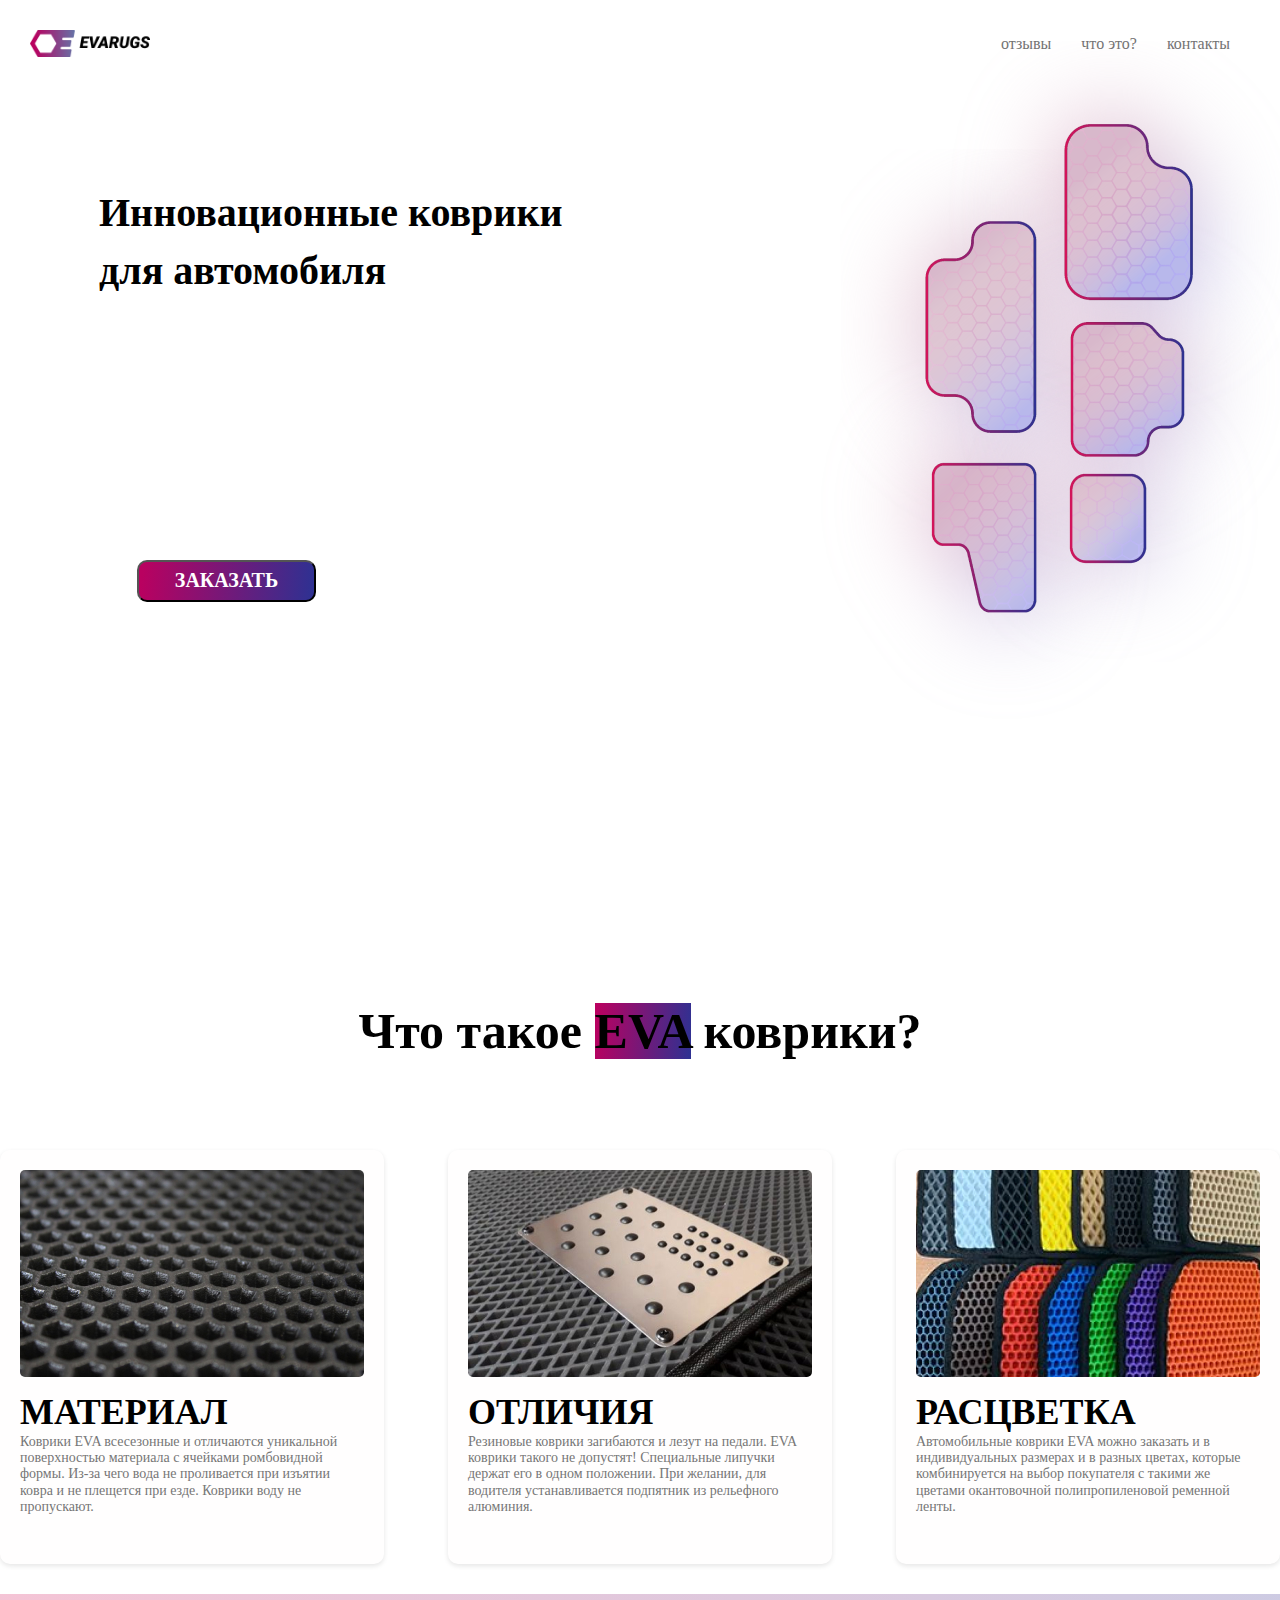
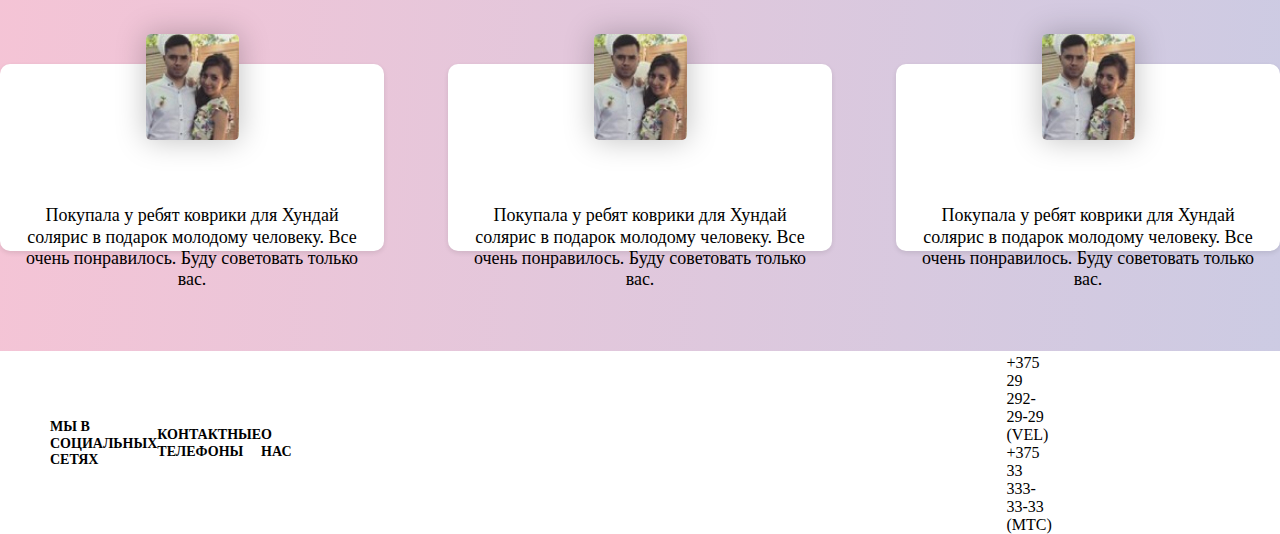
<file: index.html>
<!DOCTYPE html>
<html lang="en">
<head>
    <meta charset="UTF-8">
    <meta name="viewport" content="width=device-width, initial-scale=1.0">
    <title>Document</title>
    <link rel="stylesheet" href="style.css">
</head>
<body>
    <header>
        <div class="container">
        <nav>
            <img src="Group 2.png" alt="">
            <ul class="nav">
                <li>отзывы</li>
                <li>что это?</li>
                <li>контакты</li>
            </ul>
        </nav>
        <h2>Инновационные коврики <br>
            для автомобиля</h2>
            <img class="img2" src="коврф 1.png" alt="img">
             <button><a href="rese.html">ЗАКАЗАТЬ</a></button>
       
    </header>
    <main>
       <h2>Что такое <span>EVA</span>  коврики?</h2>
       <div class="block">
        <div class="box"><img src="image00004 1.jpg" alt=""><p class="menu">МАТЕРИАЛ</p><p class="text">Коврики EVA всесезонные и отличаются уникальной поверхностью материала с ячейками ромбовидной формы. Из-за чего вода не проливается при изъятии ковра и не плещется при езде. Коврики воду не пропускают.</p></div>
        <div class="box"><img src="file 1.jpg" alt=""><p class="menu">ОТЛИЧИЯ</p><p class="text">Резиновые коврики загибаются и лезут на педали. EVA коврики такого не допустят! Специальные липучки держат его в одном положении. При желании, для водителя устанавливается подпятник из рельефного алюминия.</p></div>
        <div class="box"><img src="kov1-1-300x225 1.jpg" alt=""><p class="menu">РАСЦВЕТКА</p><p class="text">Автомобильные коврики EVA можно заказать и в индивидуальных размерах и в разных цветах, которые комбинируется на выбор покупателя с такими же цветами окантовочной полипропиленовой ременной ленты.</p></div>
       </div>
    </main>
    <section>
        <div class="block1">
            <div class="box1"><img src="otz2 1.jpg" alt=""><p>Покупала у ребят коврики для Хундай солярис в подарок молодому человеку. Все очень понравилось. Буду советовать только вас.</p></div>
            <div class="box1"><img src="otz2 1.jpg" alt=""><p>Покупала у ребят коврики для Хундай солярис в подарок молодому человеку. Все очень понравилось. Буду советовать только вас.</p></div>
            <div class="box1"><img src="otz2 1.jpg" alt=""><p>Покупала у ребят коврики для Хундай солярис в подарок молодому человеку. Все очень понравилось. Буду советовать только вас.</p></div>
        </div>
    </section>
    <footer>
        <ul class="end">
       <li> МЫ В СОЦИАЛЬНЫХ СЕТЯХ</li>
       <li>КОНТАКТНЫЕ ТЕЛЕФОНЫ</li> 
       <li>О НАС</li>
    </ul>
   <p class="number"> +375 29 292-29-29 (VEL) <br>
       +375 33 333-33-33 (МТС)
    </p>
    <p class="eva">Индивидуальное изготовление <br> EVA ковриков для вашего автом</p>
    <img class="insta" src="512px-Instagram_new 1.png" alt="">
    </footer> </div>
</body>
</html>
</file>
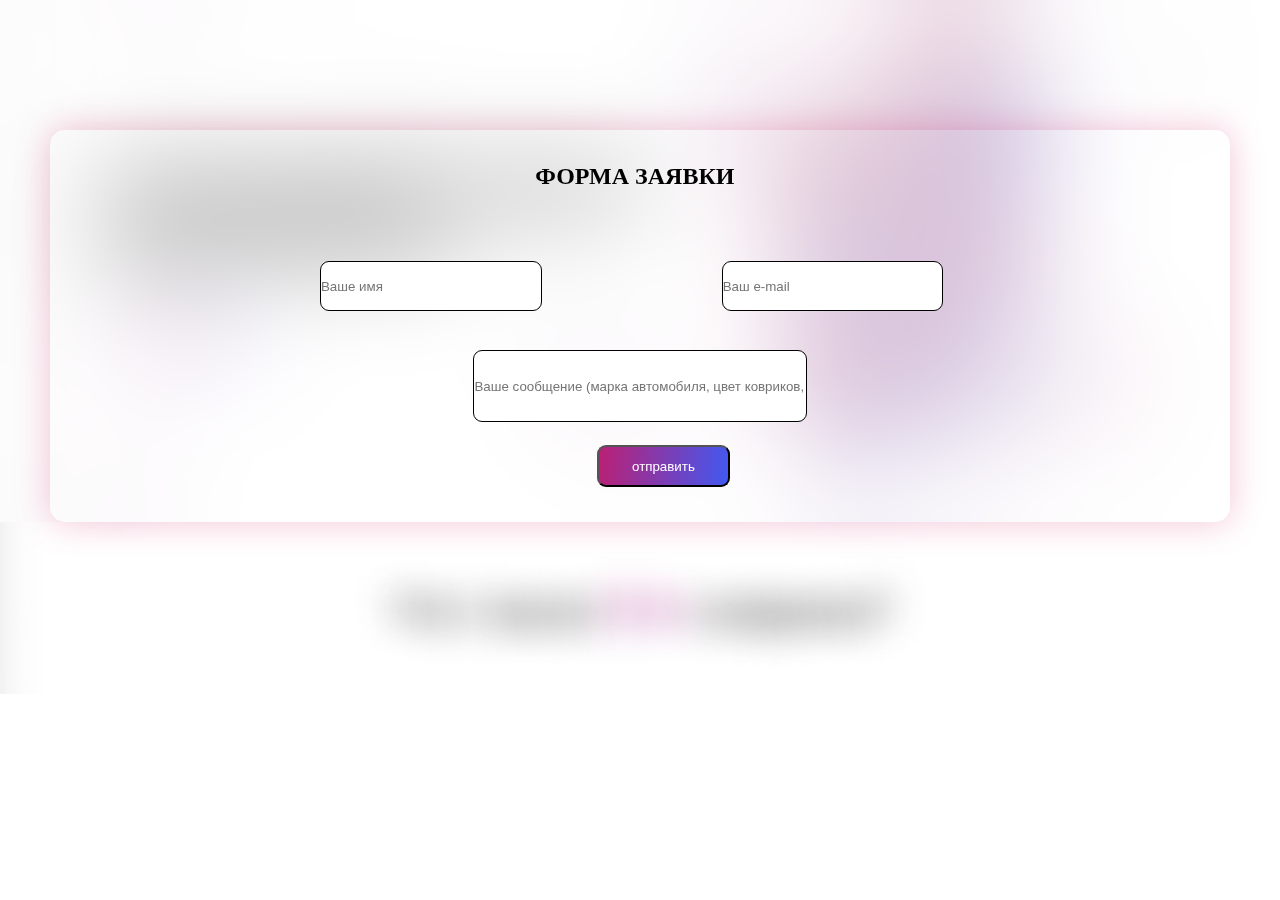
<file: rese.html>
<!DOCTYPE html>
<html lang="en">
<head>
    <meta charset="UTF-8">
    <meta name="viewport" content="width=device-width, initial-scale=1.0">
    <title>Document</title>
    <link rel="stylesheet" href="rese.css">
</head>
<body>
    <div class="container">
        <div class="regestrition">
                <h1>ФОРМА ЗАЯВКИ</h1>
                <input class="name" type="text" placeholder="Ваше имя">
                <input class="email" type="email" placeholder="Ваш e-mail">
                <input class="avto" type="text" placeholder="Ваше сообщение (марка автомобиля, цвет ковриков, номер телефона)">
                <button><a href="index.html">отправить</a></button>
               
        </div>
    </div>
    
</body>
</html>
</file>
<file: style.css>
*{
    margin: 0;
    padding: 0;
    box-sizing: border-box;
    list-style: none;
    text-decoration: none;
}
nav{
    display: flex;
    justify-content: space-between;
    align-items: center;
    
}
.nav{
    display: flex;
    justify-content: space-evenly;
    align-items: center;
    gap: 30px;
    font-family: "Roboto";
font-size: 18px;
font-weight: 300;
line-height: 21.09px;
text-align: center;
text-underline-position: from-font;
text-decoration-skip-ink: none;
color: #737373;
position: relative;
left: -50px;
top: 30px;
}
nav img{
    position: relative;
    left: 30px;
    top: 30px;
}
header h2{
    font-family: Roboto;
font-size: 50px;
font-weight: 900;
line-height: 58.59px;
text-align: left;
text-underline-position: from-font;
text-decoration-skip-ink: none;
color: black;
margin-left: 99px;
margin-top: 157px;
}
.img2{
position: relative;
left: 790px;
top: -260px;
}
header button{
    width: 179px;
height: 42px;
    font-family: "Roboto";
    font-size: 20px;
    font-weight: 900;
    line-height: 23.44px;
    text-align: center;
    text-underline-position: from-font;
    text-decoration-skip-ink: none;
    color: white;
    background: linear-gradient(95.2deg, #B90160 2.23%, #2E3192 99.51%);
border-radius: 10px;
margin-left: -400px;
position: relative;
top: -400px;
text-decoration: none;
}
header button a{
    color: white;
}
main h2{
    font-family: "Roboto";
font-size: 50px;
font-weight: 400;
line-height: 58.59px;
text-align: center;
text-underline-position: from-font;
text-decoration-skip-ink: none;
font-weight: 900;
color: black;
}
main span{
   background: linear-gradient(95.2deg, #B90160 2.23%, #2E3192 99.51%);
}
.block{
    display: flex;
    justify-content: space-evenly;
    align-items: center;
}
.box{
    width: 344px;
height: 414px;
border-radius: 20px;
background-color: rgb(255, 254, 254);
margin-top: 90px;
box-shadow: 0px 0px 5px 0px black;
}
.menu{
    font-family: Roboto;
font-size: 36px;
font-weight: 700;
line-height: 42.19px;
text-align: left;
text-underline-position: from-font;
text-decoration-skip-ink: none;
color: black;
}
.text{
    font-family: Roboto;
font-size: 14px;
font-weight: 300;
line-height: 16.41px;
text-align: left;
text-underline-position: from-font;
text-decoration-skip-ink: none;
color: #767676;
}
section{
     background: linear-gradient(94.31deg, rgba(212, 20, 90, 0.25) 0.96%, rgba(46, 49, 146, 0.25) 104.83%);
     width: 100%;
height: 357px;
top: 1661px;
gap: 0px;
opacity: 0px;

}
.box1{
    width: 436px;
height: 187px;
border-radius: 9px;
background-color: white;
font-family: "Roboto";
font-size: 18px;
font-weight: 300;
line-height: 21.09px;
text-align: center;
text-underline-position: from-font;
text-decoration-skip-ink: none;
margin-top: 70px;
box-shadow: 0px 0px 30px 0px #00000040;

}
.box1 img{
    width: 93px;
height: 106px;
box-shadow: 0px 0px 30px 0px #00000040;
position: relative;
top: -50px;

}
.block1{
    display: flex;
    justify-content: space-evenly;
    align-items: center;
    margin-top: 30px;
}
footer{
    width: 100%;
    height: 165px;
}
.end{
   margin-top: 20px;

    font-family: "Roboto";
font-size: 14px;
font-weight: 700;
line-height: 16.41px;
text-align: left;
text-underline-position: from-font;
text-decoration-skip-ink: none;
color: black;
font-weight: 900;
display: flex;
justify-content: space-around;
align-items: center;
}
.number{
    margin-left: 715px;
    margin-top: 20px;
}
.eva{
    margin-left: 1200px;
    margin-top: -40px;
}
.insta{
    margin-left: 280px;

    margin-top: -30px;
}
/* Katta ekranlar (1200px va undan katta) */
@media (min-width: 1200px) {
    .block, .block1 {
        display: flex;
        justify-content: space-between;
        gap: 20px;
    }

    .box, .box1 {
        flex: 1 1 30%;
        max-width: 30%;
        padding: 20px;
        border-radius: 10px;
        box-shadow: 0 2px 5px rgba(0, 0, 0, 0.1);
        text-align: center;
    }

    .box img, .box1 img {
        max-width: 100%;
        height: auto;
        border-radius: 5px;
        margin-bottom: 10px;
    }

    ul.nav {
        display: flex;
        justify-content: space-evenly;
        gap: 30px;
        font-size: 1rem;
    }

    nav img {
        max-width: 120px;
    }

    header h2 {
        font-size: 2.5rem;
        text-align: left;
    }

    footer {
        display: flex;
        justify-content: space-between;
        align-items: center;
        padding: 20px 50px;
    }
}

/* O'rta ekranlar (768px - 1199px) */
@media (max-width: 1199px) and (min-width: 768px) {
    .block, .block1 {
        display: flex;
        flex-wrap: wrap;
        justify-content: center;
        gap: 20px;
    }

    .box, .box1 {
        flex: 1 1 45%;
        max-width: 45%;
        padding: 15px;
    }

    .box img, .box1 img {
        max-width: 100%;
        height: auto;
        border-radius: 5px;
        margin-bottom: 10px;
    }

    ul.nav {
        display: flex;
        flex-direction: row;
        gap: 20px;
        font-size: 0.9rem;
        text-align: center;
    }

    nav img {
        max-width: 100px;
    }

    header h2 {
        font-size: 2rem;
        text-align: center;
    }

    footer {
        text-align: center;
        padding: 20px;
    }
}

/* Kichik ekranlar (Telefonlar - 768px dan kichik) */
@media (max-width: 767px) {
    .block, .block1 {
        display: flex;
        flex-direction: column;
        gap: 15px;
        padding: 0 10px;
    }

    .box, .box1 {
        flex: 1 1 100%;
        max-width: 100%;
        padding: 10px;
    }

    .box img, .box1 img {
        max-width: 100%;
        height: auto;
        margin-bottom: 10px;
    }

    ul.nav {
        display: flex;
        flex-direction: column;
        gap: 10px;
        text-align: center;
        font-size: 0.8rem;
    }

    nav img {
        width: 80px;
    }

    header h2 {
        font-size: 1.5rem;
        text-align: center;
        margin-bottom: 10px;
    }

    footer {
        text-align: center;
        padding: 10px;
        font-size: 0.9rem;
    }

    .end {
        flex-direction: column;
        gap: 10px;
    }
}
</file>
<file: rese.css>
body{
    background: url(Rectangle\ 18.png) no-repeat center/cover;
    backdrop-filter:blur(50px);
}
*{
    margin: 0;
    padding: 0;
    box-sizing: border-box;
    text-decoration: none;
    list-style: none;
}
.container{
    display: flex;
    justify-content: center;
    align-items: center;
}
.regestrition{
    display: flex;
justify-content: center;
align-items: center;
width: 1180.27px;
height: 392.18px;
border-radius: 15px;

box-shadow: 0px 0px 35px 0px #D4145A40;
margin-top: 130px;
}
.regestrition h1{
    position: relative;
    top: -150px;
    left: 450px;
    font-family: "Roboto";
font-size: 24px;
font-weight: 500;
line-height: 28.13px;
text-align: center;
text-underline-position: from-font;
text-decoration-skip-ink: none;
width: 100%;
font-weight: 900;
}
.name{
    width: 962.49px;
height: 50.72px;
border-radius: 9px;
border: 1px solid black;
position: relative;
left: -0px;
top: -40px;
color: #989898;
}
.email{
    width: 962.49px;
    height: 50.72px;
    border-radius: 9px;
    border: 1px solid black;
    position: relative;
    left: 180px;
    top: -40px;
    color: #989898;
}
.avto{
    width: 1449.73px;
height: 71.65px;
border-radius: 9px;
border: 1px solid black;
position: relative;
top: 60px;
left: -290px;
color: #989898;
}
button{
    width: 569.49px;
height: 42.06px;
border-radius: 9px;
position: relative;
left: -500px;
top: 140px;
background: linear-gradient(96.12deg, #D4145A -21.03%, #3D5BF5 103.56%);
color: white;
}
button a{
    color: white;
}
@media (max-width: 1024px) {
    .regestrition {
        width: 90%;
        height: auto;
        margin-top: 100px;
        flex-direction: column;
        align-items: stretch;
    }

    .name,
    .email,
    .avto {
        width: 80%;
        left: 0;
        top: 0;
        margin: 10px auto;
    }

    button {
        width: 80%;
        left: 0;
        top: 20px;
        margin: 0 auto;
    }
}

@media (max-width: 768px) {
    .regestrition {
        margin-top: 80px;
    }

    .name,
    .email,
    .avto,
    button {
        width: 100%;
    }

    .regestrition h1 {
        font-size: 20px;
        left: 0;
        top: 0;
    }
}

@media (max-width: 480px) {
    body {
        padding: 10px;
    }

    .regestrition {
        margin-top: 50px;
        box-shadow: none;
    }

    .name,
    .email,
    .avto,
    button {
        font-size: 14px;
    }

    .regestrition h1 {
        font-size: 16px;
    }
}
</file>
